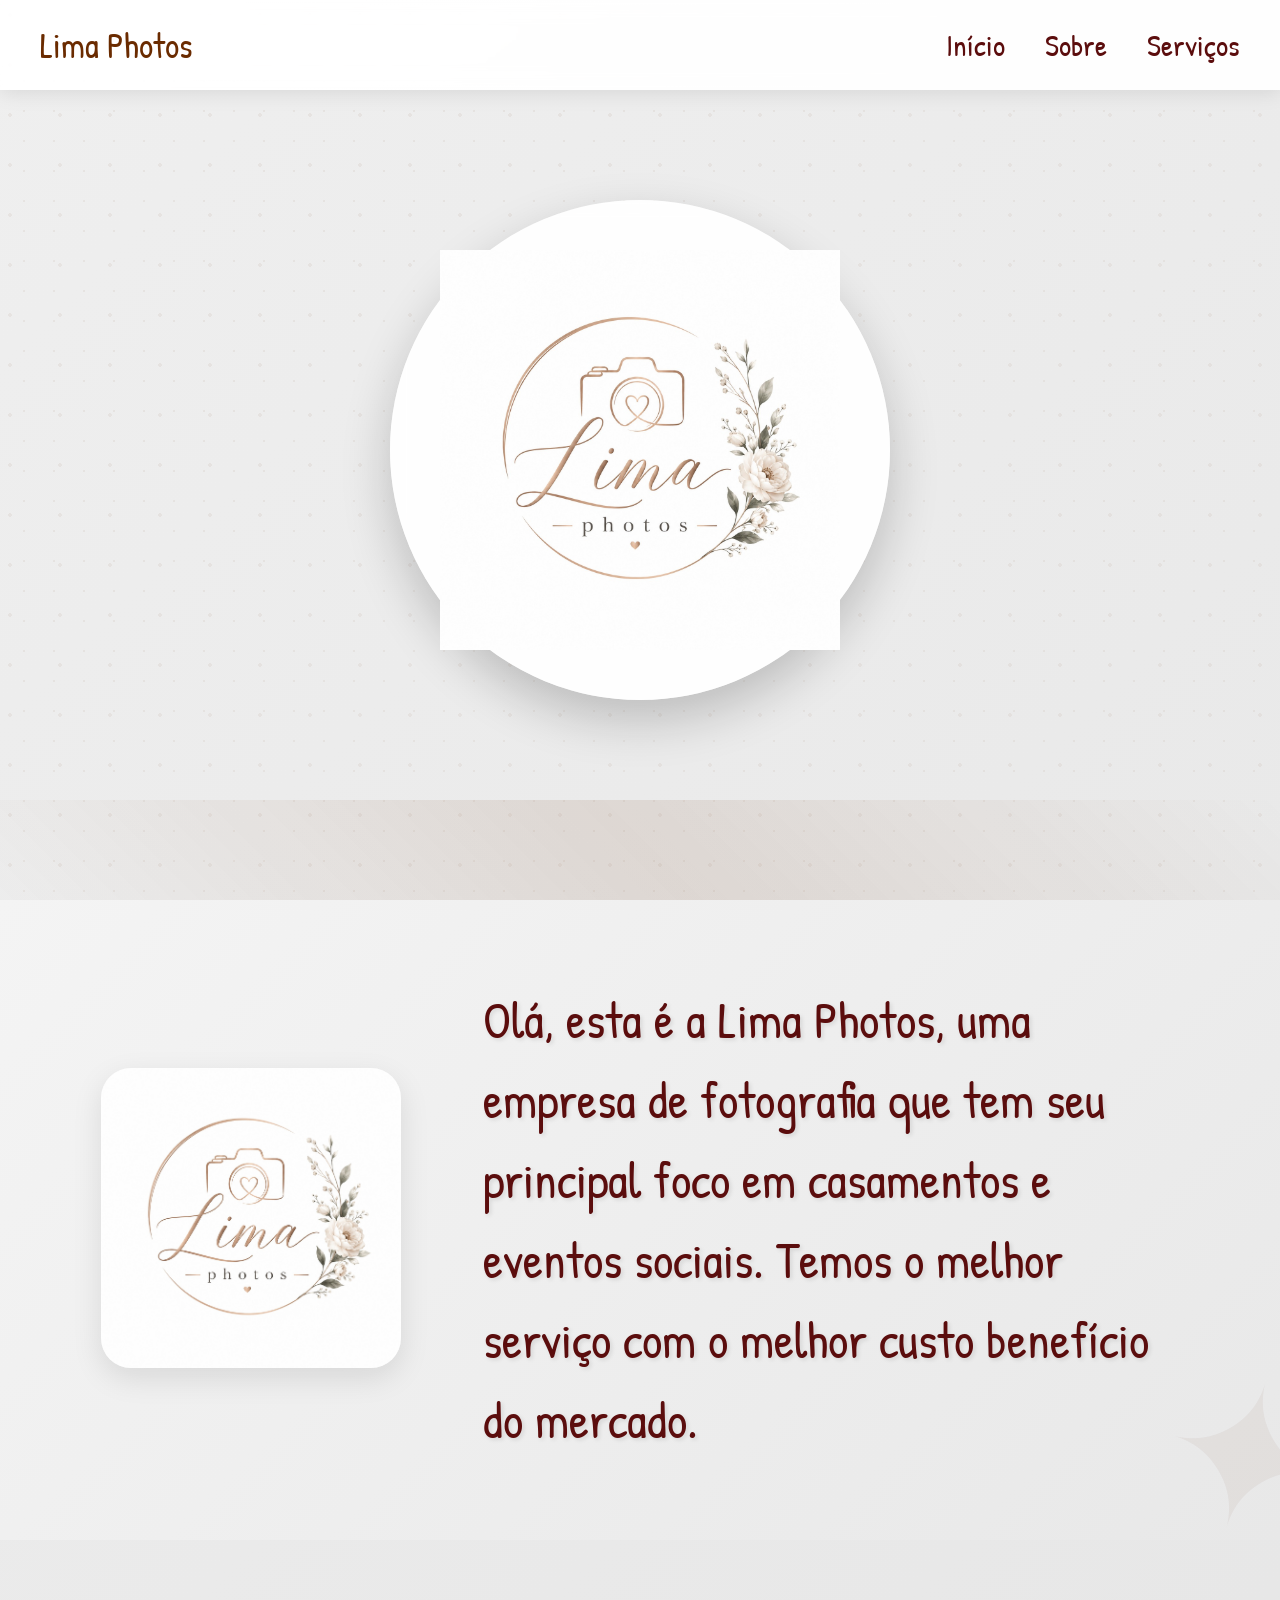
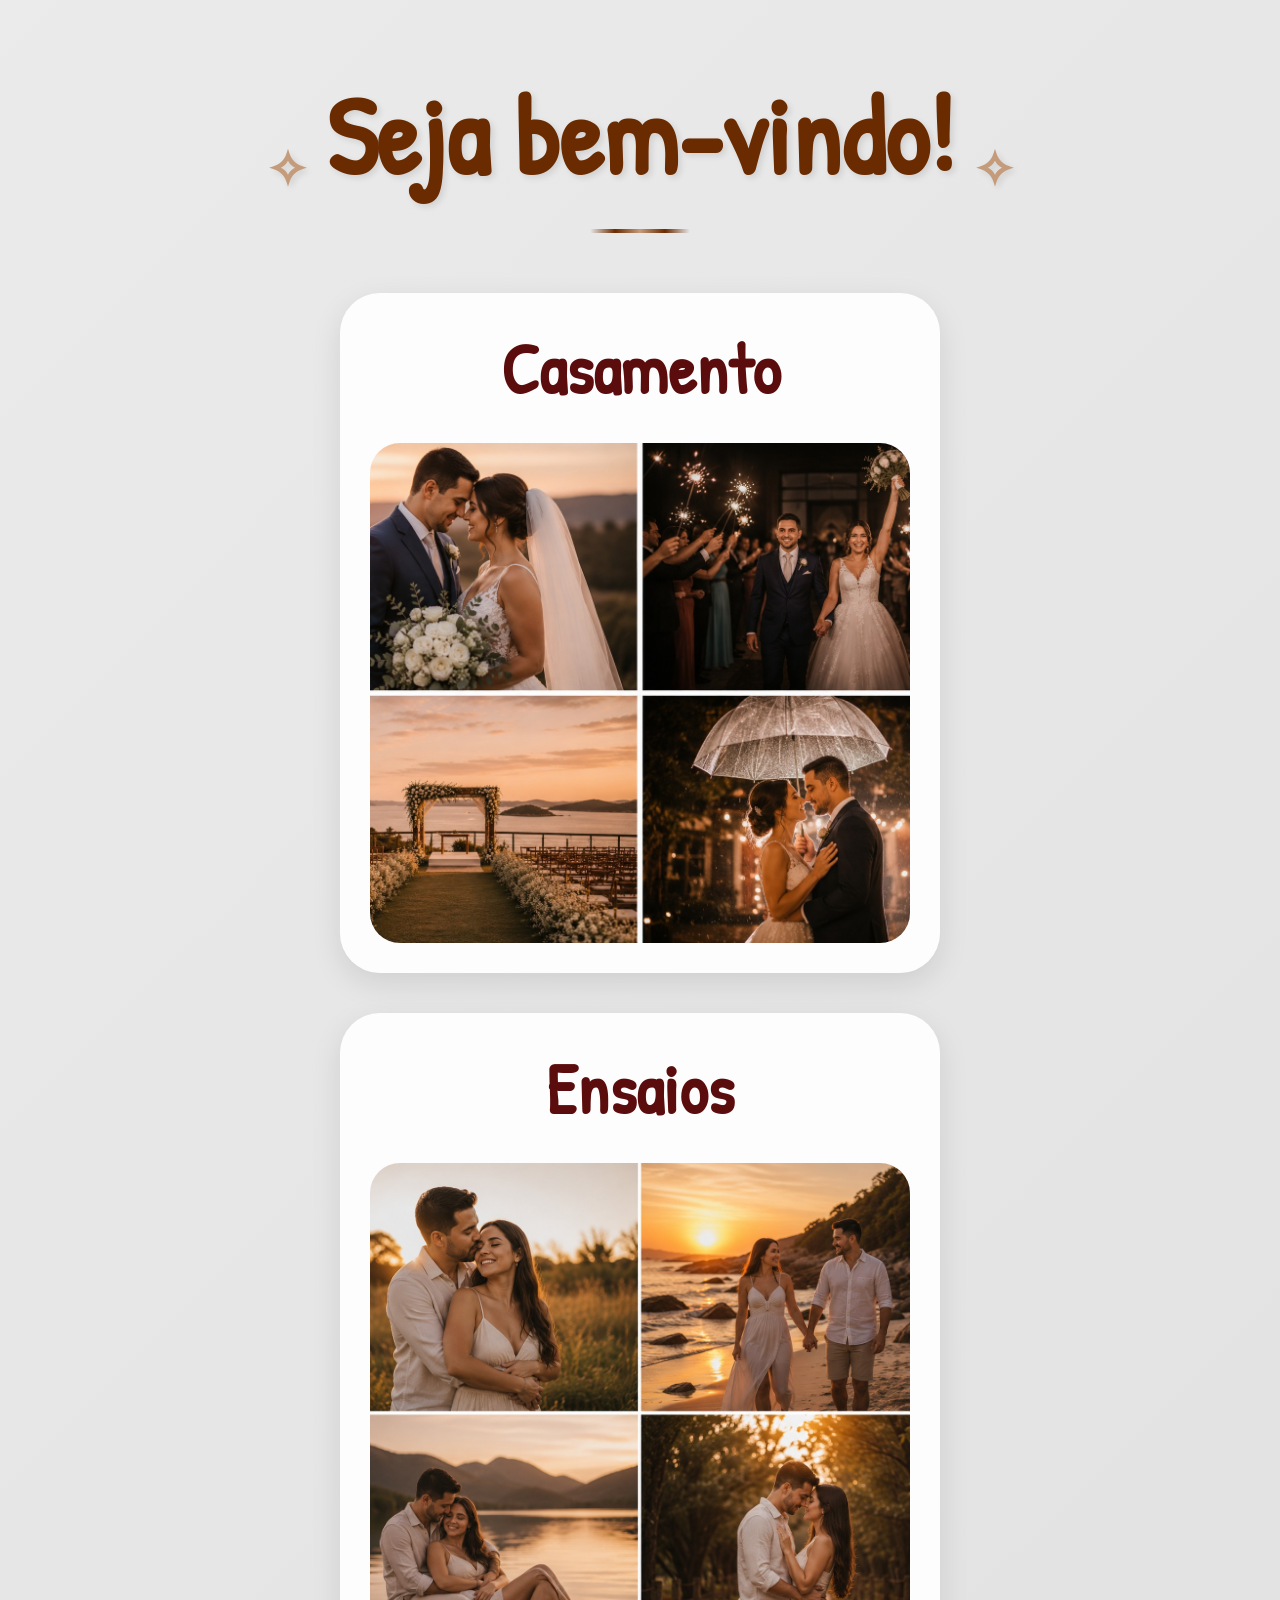
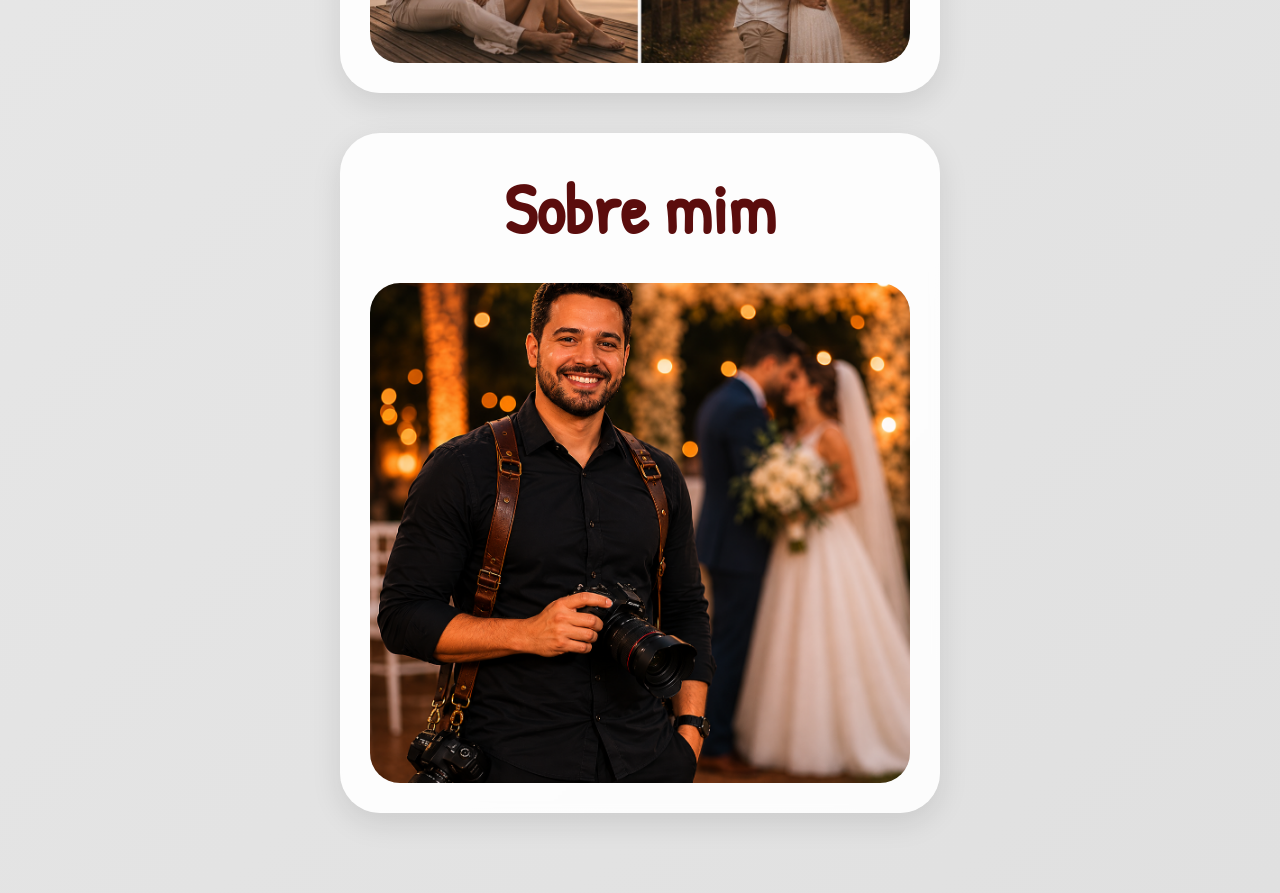
<file: index.html>
<!DOCTYPE html>
<html lang="pt-br">
<head>
    <meta charset="UTF-8">
    <meta name="viewport" content="width=device-width, initial-scale=1.0">

    <title>Lima Photos</title>

    <!-- CSS -->
    <link rel="stylesheet" href="style.css">

    <!-- FONTE -->
    <link href="https://fonts.googleapis.com/css2?family=Patrick+Hand&display=swap" rel="stylesheet">
</head>

<body>

    <!-- MENU -->

    <header>

        <div class="logo-menu">
            Lima Photos
        </div>

        <nav>

            <ul class="menu">

                <li>
                    <a href="#inicio">Início</a>
                </li>

                <li>
                    <a href="#sobre">Sobre</a>
                </li>

                <li>
                    <a href="#servicos">Serviços</a>
                </li>

            </ul>

        </nav>

        <!-- MENU MOBILE -->

        <div class="menu-mobile" id="menu-mobile">
            ☰
        </div>

    </header>


    <!-- TELA INICIAL -->

    <section class="inicio" id="inicio">

        <div class="logo-box">

            <img src="img/logo.jpeg" alt="Logo Lima Photos">

        </div>

    </section>


    <!-- SOBRE -->

    <section class="sobre" id="sobre">

        <div class="logo-topo">

            <img src="img/logo.jpeg" alt="Logo">

        </div>

        <div class="texto-sobre">

            <p>
                Olá, esta é a Lima Photos, uma empresa de fotografia
                que tem seu principal foco em casamentos e eventos
                sociais. Temos o melhor serviço com o melhor custo
                benefício do mercado.
            </p>

        </div>

    </section>


    <!-- SERVIÇOS -->

    <section class="servicos" id="servicos">

        <div class="titulo">

            <h1>
                Seja bem-vindo!
            </h1>

            <hr>

        </div>


        <div class="cards">

            <!-- CARD 1 -->

            <div class="card">

                <a href="casamento.html">
                    <h2>Casamento</h2>
                </a>

                <img src="img/casamento.jpeg" alt="Casamento">

            </div>


            <!-- CARD 2 -->

            <div class="card">

                <a href="ensaio.html">
                    <h2>Ensaios</h2>
                </a>
                
                <img src="img/ensaio.jpeg" alt="Casamento">

            </div>


            <!-- CARD 3 -->

            <div class="card">

                <a href="sobremim.html">
                    <h2>Sobre mim</h2>
                </a>

                <img src="img/rafael.png" alt="Casamento">

            </div>

        </div>

    </section>


    <!-- JAVASCRIPT -->

    <script src="script.js"></script>

</body>
</html>
</file>
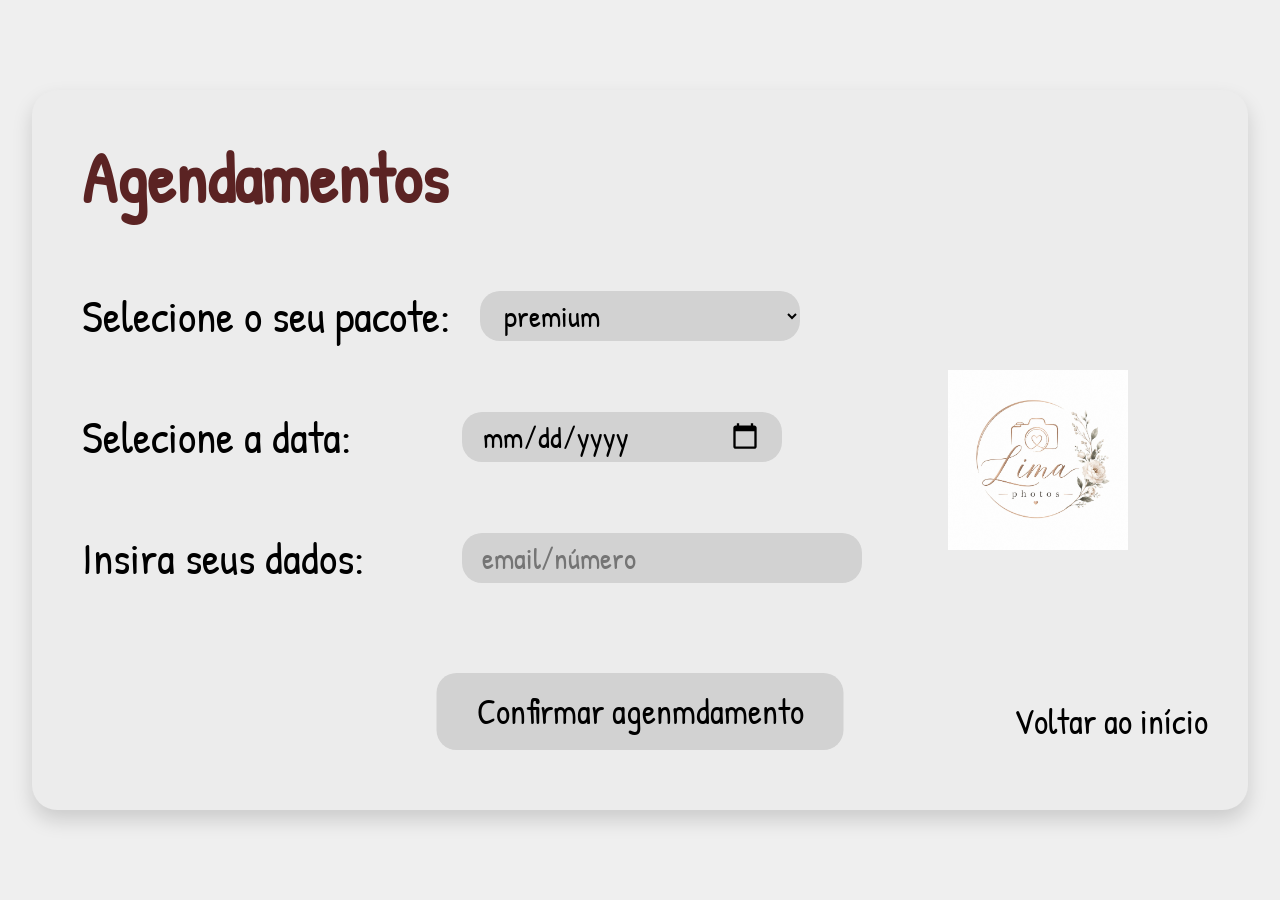
<file: agendar.html>
<!DOCTYPE html>
<html lang="pt-BR">
<head>
    <meta charset="UTF-8">
    <meta name="viewport" content="width=device-width, initial-scale=1.0">
    <title>Agendamentos</title>

    <link rel="stylesheet" href="agendar.css">

    <link href="https://fonts.googleapis.com/css2?family=Patrick+Hand&display=swap" rel="stylesheet">
</head>
<body>

    <div class="container">

        <h1>Agendamentos</h1>

        <div class="linha">
            <label>Selecione o seu pacote:</label>

            <select class="pacote">
                <option>premium</option>
                <option>comum</option>
            </select>
        </div>

        <div class="linha">
            <label>Selecione a data:</label>

            <input type="date" class="data">
        </div>

        <div class="linha">
            <label>Insira seus dados:</label>

            <input type="text" class="dados" placeholder="email/número">
        </div>

        <div class="logo">
            <img src="img/logo.jpeg" alt="Logo">
        </div>

        <a href="index.html" class="btn-confirmar">
            Confirmar agenmdamento
        </a>

        <a href="index.html" class="voltar">
            Voltar ao início
        </a>

    </div>

</body>
</html>
</file>
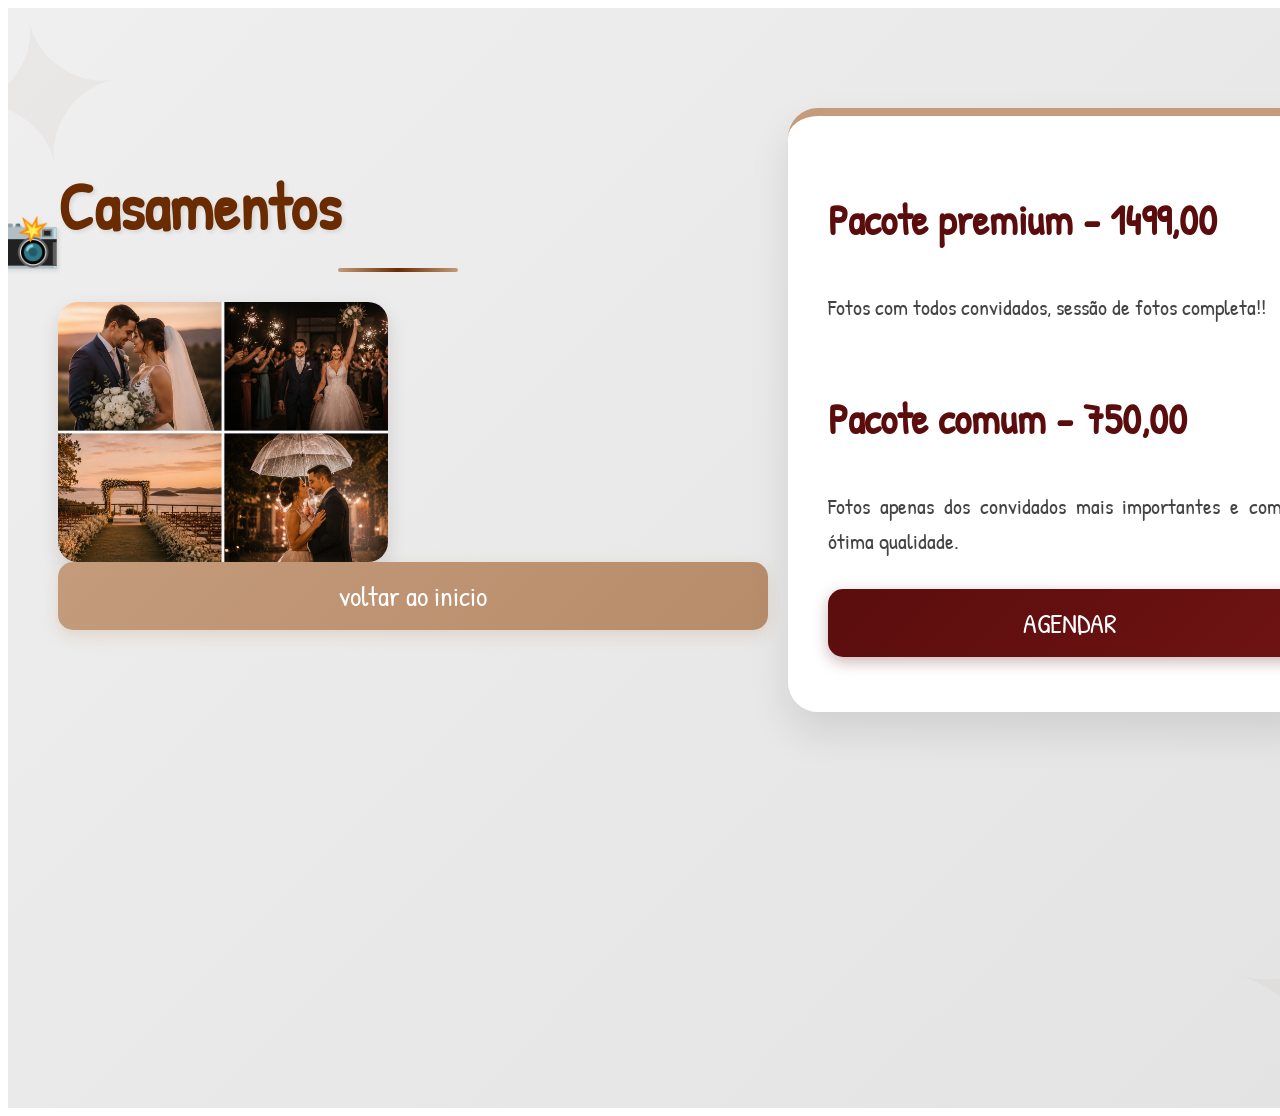
<file: casamento.html>
<!DOCTYPE html>
<html lang="pt-br">
<head>
    <meta charset="UTF-8">
    <meta name="viewport" content="width=device-width, initial-scale=1.0">
    <title>Casamentos - Lima Photos</title>

    <link rel="stylesheet" href="style2.css">
    <link href="https://fonts.googleapis.com/css2?family=Patrick+Hand&display=swap" rel="stylesheet">
</head>
<body>

<section class="pagina-servico">

    <div class="conteudo-servico">

        <div class="galeria">
            <h1>Casamentos</h1>
            <hr>

            <div class="grid-fotos">
                <img src="img/casamento.jpeg">
            </div>

            <a href="index.html" class="btn-voltar">
                voltar ao inicio
            </a>
        </div>

        <div class="texto-pacote">
            <h2>Pacote premium - 1499,00</h2>

            <p>
                Fotos com todos convidados, sessão de fotos completa!!
            </p>

            <h2>Pacote comum - 750,00</h2>

            <p>
                Fotos apenas dos convidados mais importantes e com ótima qualidade.
            </p>

            <a href="agendar.html" class="btn-agendar">
                AGENDAR
            </a>
        </div>

    </div>

</section>

</body>
</html>
</file>
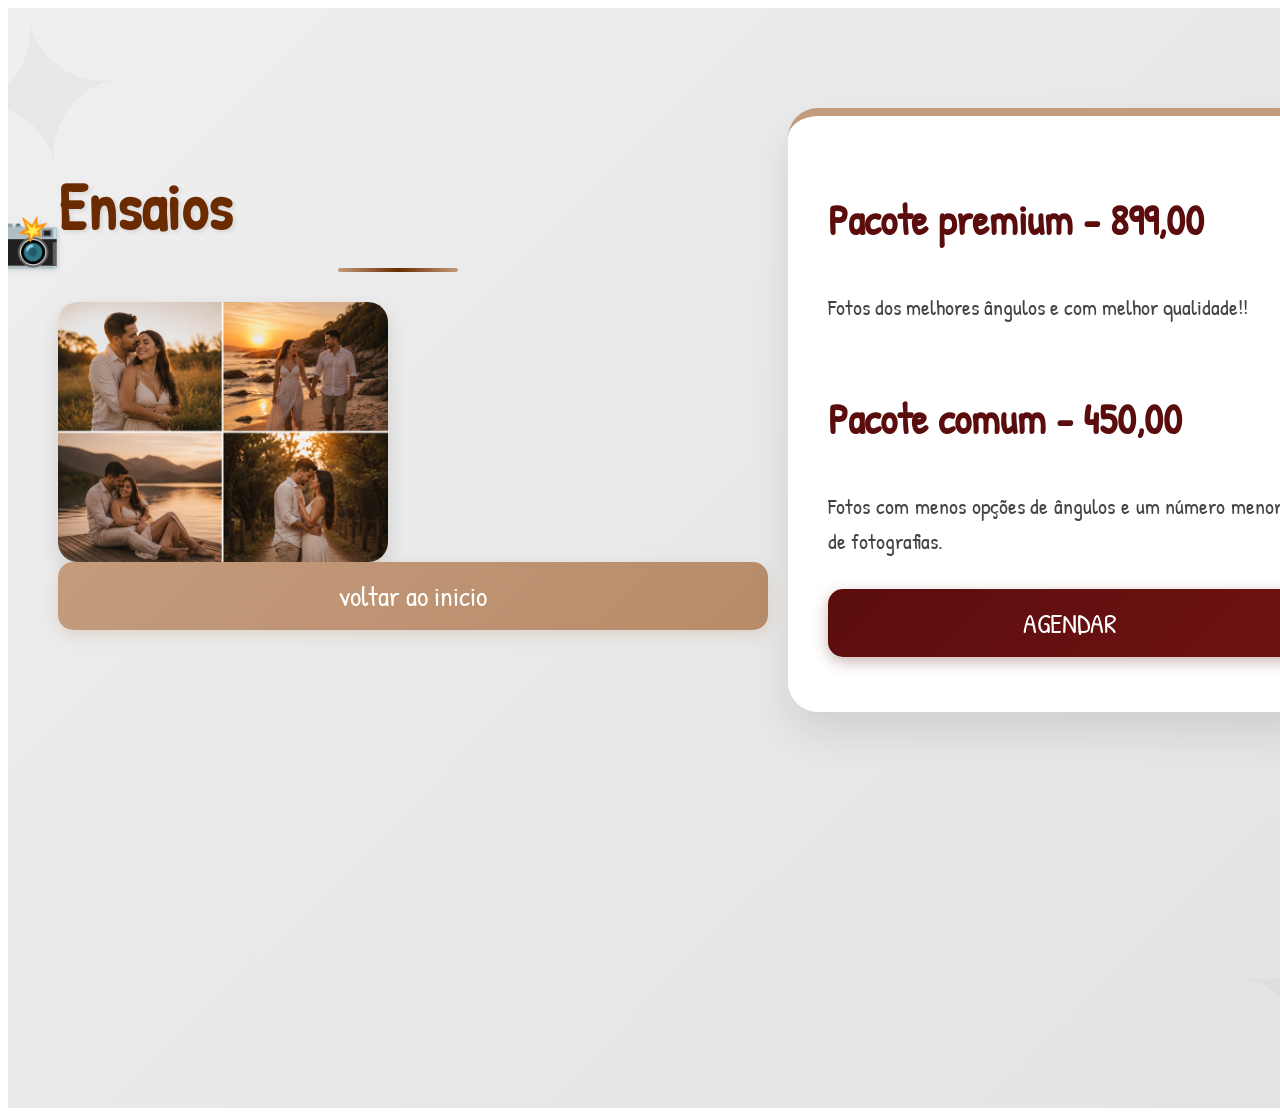
<file: ensaio.html>
<!DOCTYPE html>
<html lang="pt-br">
<head>
    <meta charset="UTF-8">
    <meta name="viewport" content="width=device-width, initial-scale=1.0">
    <title>Ensaios - Lima Photos</title>

    <link rel="stylesheet" href="style2.css">
    <link href="https://fonts.googleapis.com/css2?family=Patrick+Hand&display=swap" rel="stylesheet">
</head>
<body>

<section class="pagina-servico">

    <div class="conteudo-servico">

        <div class="galeria">
            <h1>Ensaios</h1>
            <hr>

            <div class="grid-fotos">
                <img src="img/ensaio.jpeg">
            </div>

            <a href="index.html" class="btn-voltar">
                voltar ao inicio
            </a>
        </div>

        <div class="texto-pacote">
            <h2>Pacote premium - 899,00</h2>

            <p>
                Fotos dos melhores ângulos e com melhor qualidade!!
            </p>

            <h2>Pacote comum - 450,00</h2>

            <p>
                Fotos com menos opções de ângulos e um número menor de fotografias.
            </p>

            <a href="agendar.html" class="btn-agendar">
                AGENDAR
            </a>
        </div>

    </div>

</section>

</body>
</html>
</file>
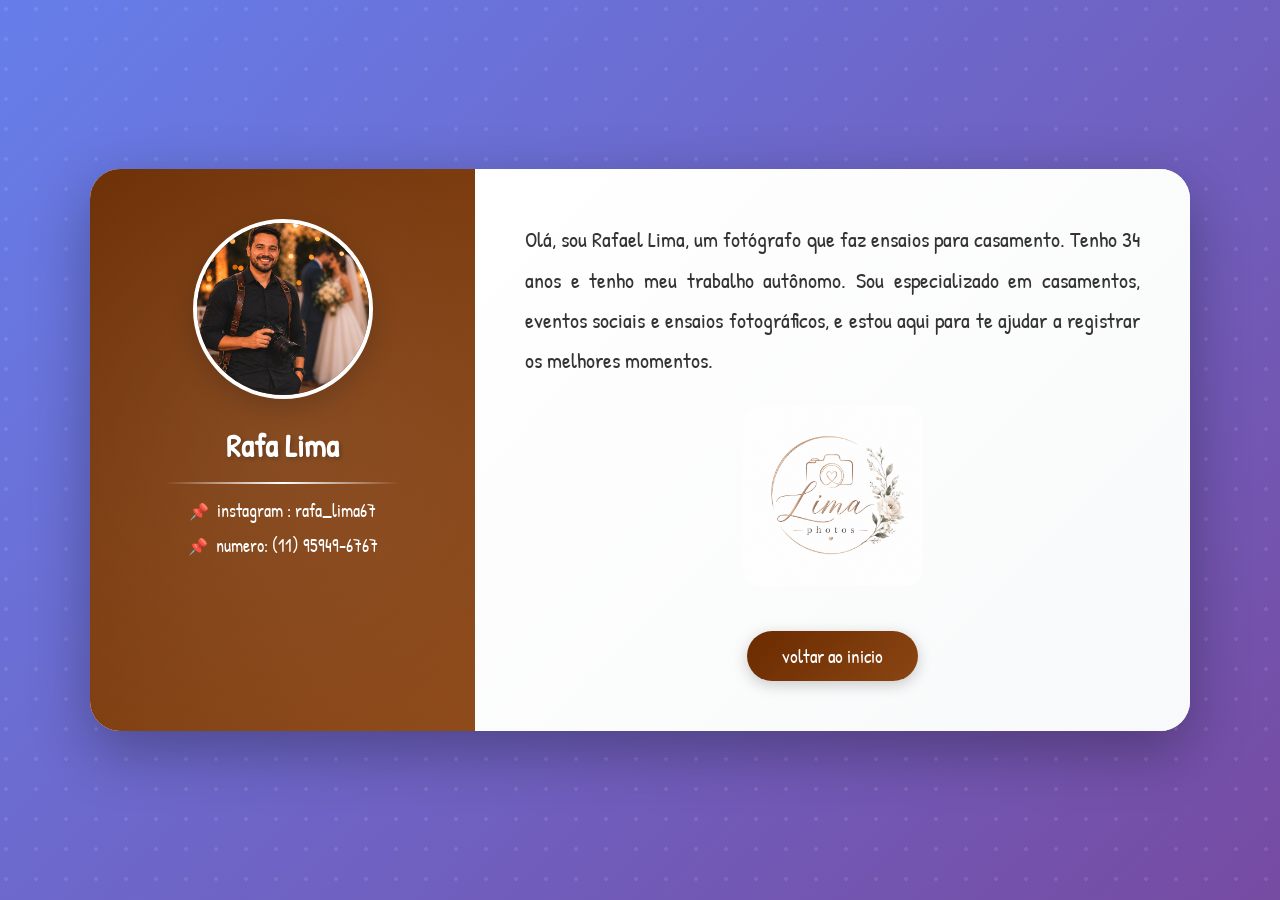
<file: sobremim.html>
<!DOCTYPE html>
<html lang="pt-br">
<head>
    <meta charset="UTF-8">
    <meta name="viewport" content="width=device-width, initial-scale=1.0">
    <title>Sobre Mim - Lima Photos</title>

    <link rel="stylesheet" href="sobre.css">
    <link href="https://fonts.googleapis.com/css2?family=Patrick+Hand&display=swap" rel="stylesheet">
</head>
<body>

<section class="sobre-mim-page">

    <div class="sobre-container">

        <div class="perfil">
            <img src="img/rafael.png" alt="Fotógrafo">

            <h2>Rafa Lima</h2>
            <hr>

            <p>instagram : rafa_lima67</p>
            <p>numero: (11) 95949-6767</p>
        </div>

        <div class="descricao">
            <p>
                Olá, sou Rafael Lima, um fotógrafo que faz ensaios para casamento.
                Tenho 34 anos e tenho meu trabalho autônomo.
                Sou especializado em casamentos, eventos sociais e ensaios fotográficos,
                e estou aqui para te ajudar a registrar os melhores momentos.
            </p>

            <img src="img/logo.jpeg" alt="Logo Lima Photos">

            <a href="index.html" class="btn-voltar">
                voltar ao inicio
            </a>
        </div>

    </div>

</section>

</body>
</html>
</file>
<file: style.css>
/* RESET */
* {
    margin: 0;
    padding: 0;
    box-sizing: border-box;
}

/* SCROLL */
html {
    scroll-behavior: smooth;
}

/* SCROLLBAR PERSONALIZADA */
::-webkit-scrollbar {
    width: 12px;
}

::-webkit-scrollbar-track {
    background: #efefef;
    border-radius: 10px;
}

::-webkit-scrollbar-thumb {
    background: linear-gradient(135deg, #6a2b00, #c49b7b);
    border-radius: 10px;
    transition: 0.3s;
}

::-webkit-scrollbar-thumb:hover {
    background: linear-gradient(135deg, #5b0d0d, #a0785a);
}

/* BODY */
body {
    background: linear-gradient(135deg, #efefef 0%, #e0e0e0 100%);
    font-family: 'Patrick Hand', cursive;
    overflow-x: hidden;
    position: relative;
}

/* EFEITO DE FUNDO ANIMADO */
body::before {
    content: '';
    position: fixed;
    top: 0;
    left: 0;
    width: 100%;
    height: 100%;
    background-image: 
        radial-gradient(circle at 20% 30%, rgba(106, 43, 0, 0.05) 2px, transparent 2px),
        radial-gradient(circle at 80% 70%, rgba(106, 43, 0, 0.05) 1px, transparent 1px);
    background-size: 50px 50px, 30px 30px;
    pointer-events: none;
    z-index: 0;
}

/* =========================
HEADER
========================= */
header {
    width: 100%;
    height: 90px;
    background: rgba(255, 255, 255, 0.95);
    backdrop-filter: blur(10px);
    display: flex;
    justify-content: space-between;
    align-items: center;
    padding: 0 40px;
    position: fixed;
    top: 0;
    left: 0;
    z-index: 999;
    box-shadow: 0 2px 20px rgba(0, 0, 0, 0.1);
    transition: all 0.3s ease;
}

header.scrolled {
    height: 70px;
    background: rgba(255, 255, 255, 0.98);
    box-shadow: 0 5px 30px rgba(0, 0, 0, 0.15);
}

/* LOGO */
.logo-menu {
    font-size: 35px;
    color: #6a2b00;
    text-decoration: none;
    transition: all 0.3s ease;
    position: relative;
    overflow: hidden;
}

.logo-menu::after {
    content: '';
    position: absolute;
    bottom: 0;
    left: 0;
    width: 0;
    height: 2px;
    background: linear-gradient(90deg, #6a2b00, #c49b7b);
    transition: width 0.3s ease;
}

.logo-menu:hover {
    transform: scale(1.05);
    color: #c49b7b;
}

.logo-menu:hover::after {
    width: 100%;
}

/* MENU */
.menu {
    display: flex;
    gap: 40px;
    list-style: none;
}

.menu a {
    text-decoration: none;
    color: #5b0d0d;
    font-size: 30px;
    transition: all 0.3s ease;
    position: relative;
    padding-bottom: 5px;
}

.menu a::before {
    content: '';
    position: absolute;
    bottom: 0;
    left: 50%;
    width: 0;
    height: 3px;
    background: linear-gradient(90deg, #6a2b00, #c49b7b);
    transition: all 0.3s ease;
    transform: translateX(-50%);
}

.menu a:hover {
    color: #c49b7b;
    transform: translateY(-2px);
}

.menu a:hover::before {
    width: 100%;
}

/* MENU MOBILE */
.menu-mobile {
    display: none;
    font-size: 40px;
    cursor: pointer;
    transition: all 0.3s ease;
    color: #6a2b00;
}

.menu-mobile:hover {
    transform: rotate(90deg);
    color: #c49b7b;
}

/* =========================
INICIO
========================= */
.inicio {
    width: 100%;
    height: 100vh;
    display: flex;
    justify-content: center;
    align-items: center;
    position: relative;
    overflow: hidden;
}

/* EFEITO DE ONDA NO FUNDO */
.inicio::before {
    content: '';
    position: absolute;
    bottom: 0;
    left: 0;
    width: 100%;
    height: 100px;
    background: linear-gradient(45deg, transparent, rgba(106, 43, 0, 0.1), transparent);
    pointer-events: none;
}

/* LOGO BOX */
.logo-box {
    width: 500px;
    height: 500px;
    background: rgba(255, 255, 255, 0.95);
    backdrop-filter: blur(10px);
    display: flex;
    justify-content: center;
    align-items: center;
    box-shadow: 0 20px 50px rgba(0, 0, 0, 0.2);
    border-radius: 50%;
    animation: float 3s ease-in-out infinite;
    transition: all 0.3s ease;
}

.logo-box:hover {
    transform: scale(1.02);
    box-shadow: 0 30px 60px rgba(0, 0, 0, 0.3);
}

@keyframes float {
    0%, 100% { transform: translateY(0px); }
    50% { transform: translateY(-20px); }
}

.logo-box img {
    width: 80%;
    animation: pulse 2s ease-in-out infinite;
}

@keyframes pulse {
    0%, 100% { transform: scale(1); }
    50% { transform: scale(1.05); }
}

/* =========================
SOBRE
========================= */
.sobre {
    width: 100%;
    min-height: 500px;
    background: linear-gradient(135deg, #f4f4f4, #e8e8e8);
    display: flex;
    justify-content: space-around;
    align-items: center;
    padding: 80px 60px;
    position: relative;
    overflow: hidden;
}

.sobre::before {
    content: '✦';
    position: absolute;
    font-size: 200px;
    color: rgba(106, 43, 0, 0.05);
    bottom: -50px;
    right: -50px;
    transform: rotate(15deg);
    pointer-events: none;
}

.logo-topo {
    animation: slideInLeft 1s ease;
}

.logo-topo img {
    width: 300px;
    border-radius: 30px;
    transition: all 0.3s ease;
    box-shadow: 0 10px 30px rgba(0, 0, 0, 0.1);
}

.logo-topo img:hover {
    transform: scale(1.05) rotate(2deg);
    box-shadow: 0 15px 40px rgba(0, 0, 0, 0.2);
}

.texto-sobre {
    width: 60%;
    animation: slideInRight 1s ease;
}

.texto-sobre p {
    font-size: 50px;
    line-height: 80px;
    color: #5b0d0d;
    text-shadow: 2px 2px 4px rgba(0, 0, 0, 0.1);
    position: relative;
    display: inline-block;
}

.texto-sobre p::after {
    content: '';
    position: absolute;
    bottom: -10px;
    left: 0;
    width: 0;
    height: 4px;
    background: linear-gradient(90deg, #6a2b00, #c49b7b);
    transition: width 1s ease;
}

.texto-sobre:hover p::after {
    width: 100%;
}

@keyframes slideInLeft {
    from {
        opacity: 0;
        transform: translateX(-100px);
    }
    to {
        opacity: 1;
        transform: translateX(0);
    }
}

@keyframes slideInRight {
    from {
        opacity: 0;
        transform: translateX(100px);
    }
    to {
        opacity: 1;
        transform: translateX(0);
    }
}

/* =========================
SERVIÇOS
========================= */
.servicos {
    width: 100%;
    min-height: 100vh;
    padding: 120px 60px 80px;
    position: relative;
}

/* TITULO */
.titulo {
    text-align: center;
    margin-bottom: 60px;
}

.titulo h1 {
    font-size: 110px;
    color: #6a2b00;
    text-shadow: 3px 3px 6px rgba(0, 0, 0, 0.1);
    animation: fadeInDown 1s ease;
    position: relative;
    display: inline-block;
}

.titulo h1::before {
    content: '✧';
    position: absolute;
    left: -60px;
    top: 50%;
    transform: translateY(-50%);
    font-size: 50px;
    color: #c49b7b;
    opacity: 0;
    animation: fadeInLeft 1s ease 0.5s forwards;
}

.titulo h1::after {
    content: '✧';
    position: absolute;
    right: -60px;
    top: 50%;
    transform: translateY(-50%);
    font-size: 50px;
    color: #c49b7b;
    opacity: 0;
    animation: fadeInRight 1s ease 0.5s forwards;
}

.titulo hr {
    width: 100px;
    margin: 20px auto 0;
    border: none;
    height: 4px;
    background: linear-gradient(90deg, transparent, #6a2b00, #c49b7b, #6a2b00, transparent);
    border-radius: 2px;
    animation: expandWidth 1s ease;
}

@keyframes expandWidth {
    from { width: 0; }
    to { width: 100px; }
}

@keyframes fadeInDown {
    from {
        opacity: 0;
        transform: translateY(-50px);
    }
    to {
        opacity: 1;
        transform: translateY(0);
    }
}

@keyframes fadeInLeft {
    from {
        opacity: 0;
        transform: translateX(-30px);
    }
    to {
        opacity: 1;
        transform: translateX(0);
    }
}

@keyframes fadeInRight {
    from {
        opacity: 0;
        transform: translateX(30px);
    }
    to {
        opacity: 1;
        transform: translateX(0);
    }
}

/* =========================
CARDS
========================= */
.cards {
    display: flex;
    justify-content: center;
    align-items: flex-start;
    gap: 40px;
    flex-wrap: wrap;
}

/* CARD */
.card {
    width: 600px;
    display: flex;
    flex-direction: column;
    align-items: center;
    background: rgba(255, 255, 255, 0.9);
    backdrop-filter: blur(5px);
    border-radius: 40px;
    padding: 30px;
    transition: all 0.4s cubic-bezier(0.175, 0.885, 0.32, 1.275);
    box-shadow: 0 10px 30px rgba(0, 0, 0, 0.1);
}

.card:hover {
    transform: translateY(-15px) scale(1.02);
    box-shadow: 0 20px 50px rgba(106, 43, 0, 0.3);
    background: rgba(255, 255, 255, 0.95);
}

/* LINKS */
.card a {
    text-decoration: none;
    width: 100%;
}

/* TITULOS */
.card h2 {
    font-size: 70px;
    color: #5b0d0d;
    margin-bottom: 30px;
    transition: all 0.3s ease;
    cursor: pointer;
    height: 90px;
    display: flex;
    align-items: center;
    justify-content: center;
    position: relative;
    width: 100%;
}

.card h2::before {
    content: '';
    position: absolute;
    bottom: 0;
    left: 50%;
    width: 0;
    height: 3px;
    background: linear-gradient(90deg, #6a2b00, #c49b7b);
    transition: all 0.3s ease;
    transform: translateX(-50%);
}

.card h2:hover {
    color: #c49b7b;
    transform: scale(1.05);
}

.card h2:hover::before {
    width: 80%;
}

/* GRID DAS FOTOS */
.card-grid {
    width: 100%;
    display: grid;
    grid-template-columns: repeat(2, 1fr);
    gap: 5px;
    position: relative;
}

/* IMAGENS */
.card-grid img,
.card img {
    width: 100%;
    height: 500px;
    object-fit: cover;
    border-radius: 30px;
    transition: all 0.5s cubic-bezier(0.175, 0.885, 0.32, 1.275);
    cursor: pointer;
}

.card-grid img:hover,
.card img:hover {
    transform: scale(1.05);
    box-shadow: 0 10px 30px rgba(0, 0, 0, 0.3);
    filter: brightness(1.05);
}

/* EFEITO DE OVERLAY NAS IMAGENS */
.card-grid {
    position: relative;
    overflow: hidden;
    border-radius: 30px;
}

.card-grid::after {
    content: '🔍';
    position: absolute;
    top: 50%;
    left: 50%;
    transform: translate(-50%, -50%) scale(0);
    font-size: 50px;
    color: white;
    background: rgba(0, 0, 0, 0.6);
    padding: 20px;
    border-radius: 50%;
    transition: all 0.3s ease;
    pointer-events: none;
    z-index: 1;
}

.card-grid:hover::after {
    transform: translate(-50%, -50%) scale(1);
}

/* =========================
BOTÃO VOLTAR AO TOPO
========================= */
.back-to-top {
    position: fixed;
    bottom: 30px;
    right: 30px;
    width: 50px;
    height: 50px;
    background: linear-gradient(135deg, #6a2b00, #c49b7b);
    color: white;
    border-radius: 50%;
    display: flex;
    justify-content: center;
    align-items: center;
    cursor: pointer;
    font-size: 24px;
    transition: all 0.3s ease;
    opacity: 0;
    visibility: hidden;
    z-index: 998;
    box-shadow: 0 5px 15px rgba(0, 0, 0, 0.2);
}

.back-to-top.active {
    opacity: 1;
    visibility: visible;
}

.back-to-top:hover {
    transform: translateY(-5px) scale(1.1);
    box-shadow: 0 8px 25px rgba(0, 0, 0, 0.3);
}

/* =========================
RESPONSIVO
========================= */
@media(max-width: 1100px) {
    .cards {
        flex-direction: column;
        align-items: center;
    }

    .card {
        width: 90%;
    }

    .card h2 {
        font-size: 55px;
    }
}

@media(max-width: 900px) {
    /* HEADER */
    header {
        padding: 0 20px;
    }

    /* MENU MOBILE */
    .menu-mobile {
        display: block;
    }

    nav {
        position: absolute;
        top: 90px;
        right: 0;
        width: 100%;
        background: rgba(255, 255, 255, 0.98);
        backdrop-filter: blur(10px);
        display: none;
        box-shadow: 0 10px 30px rgba(0, 0, 0, 0.1);
        animation: slideDown 0.3s ease;
    }

    nav.active {
        display: block;
    }

    @keyframes slideDown {
        from {
            opacity: 0;
            transform: translateY(-20px);
        }
        to {
            opacity: 1;
            transform: translateY(0);
        }
    }

    .menu {
        flex-direction: column;
        text-align: center;
        padding: 20px 0;
        gap: 20px;
    }

    .menu a {
        font-size: 24px;
        display: inline-block;
    }

    /* SOBRE */
    .sobre {
        flex-direction: column;
        text-align: center;
        gap: 40px;
        padding: 60px 30px;
    }

    .texto-sobre {
        width: 100%;
    }

    .texto-sobre p {
        font-size: 35px;
        line-height: 55px;
    }

    /* TITULO */
    .titulo h1 {
        font-size: 70px;
    }

    .titulo h1::before,
    .titulo h1::after {
        display: none;
    }

    /* LOGO */
    .logo-box {
        width: 90%;
        height: auto;
        padding: 30px;
    }

    .card-grid {
        grid-template-columns: 1fr;
    }

    .card-grid img,
    .card img {
        height: auto;
    }

    /* INICIO */
    .inicio {
        height: auto;
        min-height: 100vh;
        padding: 100px 20px;
    }
}

@media(max-width: 600px) {
    header {
        padding: 0 15px;
    }

    .logo-menu {
        font-size: 28px;
    }

    .menu-mobile {
        font-size: 32px;
    }

    .texto-sobre p {
        font-size: 28px;
        line-height: 45px;
    }

    .titulo h1 {
        font-size: 50px;
    }

    .card h2 {
        font-size: 40px;
        height: 60px;
    }

    .logo-topo img {
        width: 200px;
    }

    .servicos {
        padding: 100px 20px 60px;
    }
}

/* ANIMAÇÃO DE SCROLL REVEL */
.reveal {
    opacity: 0;
    transform: translateY(30px);
    transition: all 0.8s ease;
}

.reveal.active {
    opacity: 1;
    transform: translateY(0);
}

/* CARREGAMENTO DE PÁGINA */
.page-loader {
    position: fixed;
    top: 0;
    left: 0;
    width: 100%;
    height: 100%;
    background: white;
    display: flex;
    justify-content: center;
    align-items: center;
    z-index: 9999;
    transition: opacity 0.5s ease;
}

.page-loader.fade-out {
    opacity: 0;
    pointer-events: none;
}

.loader-spinner {
    width: 50px;
    height: 50px;
    border: 5px solid #efefef;
    border-top: 5px solid #6a2b00;
    border-radius: 50%;
    animation: spin 1s linear infinite;
}

@keyframes spin {
    0% { transform: rotate(0deg); }
    100% { transform: rotate(360deg); }
}
</file>
<file: agendar.css>
/* RESET */

*{
    margin: 0;
    padding: 0;
    box-sizing: border-box;
}

/* BODY */

body{
    background-color: #efefef;
    font-family: 'Patrick Hand', cursive;

    display: flex;
    justify-content: center;
    align-items: center;

    min-height: 100vh;
}

/* CONTAINER */

.container{
    width: 95%;
    max-width: 1280px;
    height: 720px;

    background-color: #ececec;

    border-radius: 25px;

    padding: 40px 50px;

    position: relative;

    box-shadow: 0 10px 20px rgba(0,0,0,0.15);
}

/* TITULO */

.container h1{
    font-size: 70px;
    color: #5b2323;

    margin-bottom: 60px;
}

/* LINHAS */

.linha{
    display: flex;
    align-items: center;

    gap: 30px;

    margin-bottom: 60px;
}

.linha label{
    font-size: 45px;
    min-width: 350px;
}

/* CAMPOS */

select,
input{
    border: none;
    outline: none;

    background-color: #d2d2d2;

    height: 50px;

    border-radius: 20px;

    padding: 0 20px;

    font-family: 'Patrick Hand', cursive;
    font-size: 30px;
}

.pacote{
    width: 320px;
}

.data{
    width: 320px;
}

.dados{
    width: 400px;
}

/* LOGO */

.logo{
    position: absolute;

    right: 120px;
    top: 280px;
}

.logo img{
    width: 180px;
}

/* BOTÃO */

.btn-confirmar{
    position: absolute;

    bottom: 60px;
    left: 50%;

    transform: translateX(-50%);

    background-color: #d2d2d2;

    padding: 15px 40px;

    border-radius: 20px;

    font-size: 35px;
    font-family: 'Patrick Hand', cursive;

    text-decoration: none;
    color: black;

    display: flex;
    align-items: center;
    justify-content: center;

    cursor: pointer;
}

.btn-confirmar:hover{
    opacity: 0.8;
}
.btn-confirmar:hover{
    opacity: .8;
}

/* LINK */

.voltar{
    position: absolute;

    right: 40px;
    bottom: 65px;

    text-decoration: none;

    color: black;

    font-size: 35px;
}
</file>
<file: style2.css>
/* =========================
PÁGINA SERVIÇOS
========================= */

.pagina-servico {
    width: 100%;
    min-height: 100vh;
    background: linear-gradient(135deg, #efefef 0%, #e3e3e3 100%);
    padding: 100px 50px;
    font-family: 'Patrick Hand', cursive;
    position: relative;
    overflow-x: hidden;
}

/* EFEITO DE FUNDO ANIMADO */
.pagina-servico::before {
    content: '✧';
    position: absolute;
    font-size: 300px;
    color: rgba(106, 43, 0, 0.03);
    bottom: -100px;
    right: -100px;
    transform: rotate(15deg);
    pointer-events: none;
    animation: floatBackground 20s ease-in-out infinite;
}

.pagina-servico::after {
    content: '✦';
    position: absolute;
    font-size: 200px;
    color: rgba(106, 43, 0, 0.03);
    top: -50px;
    left: -50px;
    transform: rotate(-10deg);
    pointer-events: none;
    animation: floatBackground 25s ease-in-out infinite reverse;
}

@keyframes floatBackground {
    0%, 100% { transform: translate(0, 0) rotate(15deg); }
    50% { transform: translate(30px, 30px) rotate(20deg); }
}

.conteudo-servico {
    max-width: 1300px;
    margin: 0 auto;
    display: flex;
    gap: 50px;
    align-items: flex-start;
    position: relative;
    z-index: 1;
}

/* =========================
GALERIA
========================= */
.galeria {
    flex: 1.5;
    animation: fadeInLeft 0.8s ease;
}

@keyframes fadeInLeft {
    from {
        opacity: 0;
        transform: translateX(-50px);
    }
    to {
        opacity: 1;
        transform: translateX(0);
    }
}

.galeria h1 {
    font-size: 65px;
    color: #6a2b00;
    margin-bottom: 10px;
    position: relative;
    display: inline-block;
    text-shadow: 2px 2px 4px rgba(0, 0, 0, 0.1);
}

.galeria h1::before {
    content: '📸';
    position: absolute;
    left: -60px;
    top: 50%;
    transform: translateY(-50%);
    font-size: 50px;
    opacity: 0;
    animation: slideInIcon 0.6s ease 0.3s forwards;
}

@keyframes slideInIcon {
    from {
        opacity: 0;
        transform: translateX(-20px);
    }
    to {
        opacity: 1;
        transform: translateX(0);
    }
}

.galeria hr {
    width: 120px;
    height: 4px;
    border: none;
    background: linear-gradient(90deg, #c49b7b, #6a2b00, #c49b7b);
    margin-bottom: 30px;
    border-radius: 2px;
    animation: expandLine 0.8s ease;
}

@keyframes expandLine {
    from { width: 0; opacity: 0; }
    to { width: 120px; opacity: 1; }
}

.grid-fotos {
    display: grid;
    grid-template-columns: repeat(2, 1fr);
    gap: 20px;
}

.grid-fotos img {
    width: 100%;
    height: 260px;
    object-fit: cover;
    border-radius: 20px;
    box-shadow: 0 8px 20px rgba(0, 0, 0, 0.12);
    transition: all 0.4s cubic-bezier(0.175, 0.885, 0.32, 1.275);
    cursor: pointer;
    position: relative;
}

.grid-fotos img:hover {
    transform: scale(1.05) translateY(-5px);
    box-shadow: 0 15px 35px rgba(106, 43, 0, 0.3);
    filter: brightness(1.05);
}

/* EFEITO DE OVERLAY NAS IMAGENS */
.grid-fotos {
    position: relative;
}

.grid-fotos img {
    position: relative;
}

.grid-fotos::after {
    content: '🔍';
    position: absolute;
    top: 50%;
    left: 50%;
    transform: translate(-50%, -50%) scale(0);
    font-size: 40px;
    color: white;
    background: rgba(0, 0, 0, 0.7);
    padding: 15px;
    border-radius: 50%;
    transition: all 0.3s ease;
    pointer-events: none;
    z-index: 10;
    opacity: 0;
}

.grid-fotos:hover::after {
    transform: translate(-50%, -50%) scale(1);
    opacity: 1;
}

/* ANIMAÇÃO DE ENTRADA PARA AS IMAGENS */
.grid-fotos img {
    opacity: 0;
    animation: fadeInUp 0.6s ease forwards;
}

.grid-fotos img:nth-child(1) { animation-delay: 0.1s; }
.grid-fotos img:nth-child(2) { animation-delay: 0.3s; }
.grid-fotos img:nth-child(3) { animation-delay: 0.5s; }
.grid-fotos img:nth-child(4) { animation-delay: 0.7s; }

@keyframes fadeInUp {
    from {
        opacity: 0;
        transform: translateY(30px);
    }
    to {
        opacity: 1;
        transform: translateY(0);
    }
}

/* =========================
PACOTE
========================= */
.texto-pacote {
    flex: 1;
    background: rgba(255, 255, 255, 0.98);
    backdrop-filter: blur(10px);
    padding: 40px;
    border-radius: 30px;
    box-shadow: 0 20px 40px rgba(0, 0, 0, 0.1);
    border-top: 8px solid #c49b7b;
    transition: all 0.4s cubic-bezier(0.175, 0.885, 0.32, 1.275);
    animation: fadeInRight 0.8s ease;
    position: relative;
    overflow: hidden;
}

.texto-pacote::before {
    content: '';
    position: absolute;
    top: 0;
    left: -100%;
    width: 100%;
    height: 100%;
    background: linear-gradient(90deg, transparent, rgba(196, 155, 123, 0.1), transparent);
    transition: left 0.5s ease;
}

.texto-pacote:hover {
    transform: translateY(-10px);
    box-shadow: 0 30px 50px rgba(106, 43, 0, 0.2);
}

.texto-pacote:hover::before {
    left: 100%;
}

@keyframes fadeInRight {
    from {
        opacity: 0;
        transform: translateX(50px);
    }
    to {
        opacity: 1;
        transform: translateX(0);
    }
}

.texto-pacote h2 {
    font-size: 42px;
    color: #5b0d0d;
    margin-bottom: 20px;
    position: relative;
    display: inline-block;
}

.texto-pacote h2::after {
    content: '';
    position: absolute;
    bottom: -5px;
    left: 0;
    width: 0;
    height: 3px;
    background: linear-gradient(90deg, #c49b7b, #6a2b00);
    transition: width 0.4s ease;
}

.texto-pacote:hover h2::after {
    width: 100%;
}

.texto-pacote p {
    font-size: 22px;
    line-height: 1.6;
    color: #444;
    margin-bottom: 30px;
    text-align: justify;
}

/* LISTA DE BENEFÍCIOS */
.lista-beneficios {
    list-style: none;
    margin-bottom: 30px;
    padding: 0;
}

.lista-beneficios li {
    padding: 10px 0;
    font-size: 18px;
    color: #555;
    display: flex;
    align-items: center;
    gap: 10px;
    transition: all 0.3s ease;
}

.lista-beneficios li:hover {
    transform: translateX(5px);
    color: #6a2b00;
}

.lista-beneficios li::before {
    content: '✓';
    color: #c49b7b;
    font-weight: bold;
    font-size: 20px;
}

/* PREÇO */
.preco {
    margin-bottom: 30px;
    text-align: center;
}

.preco .valor {
    font-size: 48px;
    font-weight: bold;
    color: #6a2b00;
    display: inline-block;
    position: relative;
}

.preco .valor::before {
    content: 'R$';
    font-size: 24px;
    position: absolute;
    left: -35px;
    top: 10px;
    color: #c49b7b;
}

.preco .detalhe {
    font-size: 14px;
    color: #888;
    margin-top: 5px;
}

/* =========================
BOTÕES
========================= */
.btn-agendar,
.btn-voltar {
    display: block;
    width: 100%;
    text-align: center;
    padding: 15px;
    margin-bottom: 15px;
    text-decoration: none;
    font-size: 28px;
    border-radius: 15px;
    transition: all 0.3s ease;
    position: relative;
    overflow: hidden;
    border: none;
    cursor: pointer;
}

/* EFEITO DE ONDA NOS BOTÕES */
.btn-agendar::before,
.btn-voltar::before {
    content: '';
    position: absolute;
    top: 50%;
    left: 50%;
    width: 0;
    height: 0;
    border-radius: 50%;
    background: rgba(255, 255, 255, 0.3);
    transform: translate(-50%, -50%);
    transition: width 0.6s, height 0.6s;
}

.btn-agendar:hover::before,
.btn-voltar:hover::before {
    width: 300px;
    height: 300px;
}

/* AGENDAR */
.btn-agendar {
    background: linear-gradient(135deg, #5b0d0d, #6f1313);
    color: white;
    box-shadow: 0 5px 15px rgba(91, 13, 13, 0.3);
}

.btn-agendar:hover {
    background: linear-gradient(135deg, #6f1313, #8b1a1a);
    transform: translateY(-3px);
    box-shadow: 0 8px 25px rgba(91, 13, 13, 0.4);
}

.btn-agendar:active {
    transform: translateY(0);
}

/* VOLTAR */
.btn-voltar {
    background: linear-gradient(135deg, #c49b7b, #b78c6b);
    color: white;
    box-shadow: 0 5px 15px rgba(196, 155, 123, 0.3);
}

.btn-voltar:hover {
    background: linear-gradient(135deg, #b78c6b, #a0785a);
    transform: translateY(-3px);
    box-shadow: 0 8px 25px rgba(196, 155, 123, 0.4);
}

.btn-voltar:active {
    transform: translateY(0);
}

/* BOTÕES EM LINHA */
.botoes-wrapper {
    display: flex;
    gap: 15px;
    margin-top: 20px;
}

.botoes-wrapper .btn-agendar,
.botoes-wrapper .btn-voltar {
    width: 50%;
    margin-bottom: 0;
}

/* =========================
MODAL DE IMAGEM
========================= */
.modal-imagem {
    position: fixed;
    top: 0;
    left: 0;
    width: 100%;
    height: 100%;
    background: rgba(0, 0, 0, 0.9);
    display: flex;
    justify-content: center;
    align-items: center;
    z-index: 2000;
    opacity: 0;
    visibility: hidden;
    transition: all 0.3s ease;
    cursor: pointer;
}

.modal-imagem.active {
    opacity: 1;
    visibility: visible;
}

.modal-imagem img {
    max-width: 90%;
    max-height: 90%;
    border-radius: 20px;
    box-shadow: 0 0 50px rgba(0, 0, 0, 0.5);
    transform: scale(0.8);
    transition: transform 0.3s ease;
}

.modal-imagem.active img {
    transform: scale(1);
}

.modal-fechar {
    position: absolute;
    top: 20px;
    right: 40px;
    font-size: 50px;
    color: white;
    cursor: pointer;
    transition: all 0.3s ease;
}

.modal-fechar:hover {
    transform: rotate(90deg);
    color: #c49b7b;
}

/* =========================
RESPONSIVO
========================= */
@media(max-width: 1100px) {
    .galeria h1 {
        font-size: 55px;
    }

    .texto-pacote h2 {
        font-size: 36px;
    }

    .texto-pacote p {
        font-size: 20px;
    }
}

@media(max-width: 900px) {
    .pagina-servico {
        padding: 100px 30px 50px;
    }

    .conteudo-servico {
        flex-direction: column;
        gap: 40px;
    }

    .grid-fotos {
        grid-template-columns: 1fr;
        gap: 15px;
    }

    .galeria h1 {
        text-align: center;
        font-size: 50px;
    }

    .galeria h1::before {
        display: none;
    }

    .galeria hr {
        margin: 0 auto 30px;
    }

    .texto-pacote {
        width: 100%;
        padding: 30px;
    }

    .botoes-wrapper {
        flex-direction: column;
        gap: 15px;
    }

    .botoes-wrapper .btn-agendar,
    .botoes-wrapper .btn-voltar {
        width: 100%;
    }

    .grid-fotos::after {
        display: none;
    }
}

@media(max-width: 600px) {
    .pagina-servico {
        padding: 90px 20px 40px;
    }

    .galeria h1 {
        font-size: 40px;
    }

    .grid-fotos img {
        height: 220px;
    }

    .texto-pacote {
        padding: 25px;
    }

    .texto-pacote h2 {
        font-size: 30px;
    }

    .texto-pacote p {
        font-size: 18px;
        line-height: 1.5;
    }

    .btn-agendar,
    .btn-voltar {
        font-size: 24px;
        padding: 12px;
    }

    .preco .valor {
        font-size: 38px;
    }

    .preco .valor::before {
        font-size: 20px;
        left: -30px;
        top: 8px;
    }

    .lista-beneficios li {
        font-size: 16px;
    }
}

@media(max-width: 480px) {
    .pagina-servico {
        padding: 80px 15px 30px;
    }

    .galeria h1 {
        font-size: 32px;
    }

    .grid-fotos img {
        height: 180px;
        border-radius: 15px;
    }

    .texto-pacote h2 {
        font-size: 26px;
    }

    .texto-pacote p {
        font-size: 16px;
    }

    .btn-agendar,
    .btn-voltar {
        font-size: 20px;
        padding: 10px;
    }

    .preco .valor {
        font-size: 32px;
    }
}

/* ANIMAÇÕES DE SCROLL */
.reveal {
    opacity: 0;
    transform: translateY(30px);
    transition: all 0.8s ease;
}

.reveal.active {
    opacity: 1;
    transform: translateY(0);
}

/* SKELETON LOADING (OPCIONAL) */
.skeleton {
    background: linear-gradient(90deg, #f0f0f0 25%, #e0e0e0 50%, #f0f0f0 75%);
    background-size: 200% 100%;
    animation: loading 1.5s infinite;
}

@keyframes loading {
    0% { background-position: 200% 0; }
    100% { background-position: -200% 0; }
}
</file>
<file: sobre.css>
/* Reset básico */
* {
    margin: 0;
    padding: 0;
    box-sizing: border-box;
}

body {
    font-family: 'Patrick Hand', cursive;
    background: linear-gradient(135deg, #667eea 0%, #764ba2 100%);
    min-height: 100vh;
    display: flex;
    justify-content: center;
    align-items: center;
    padding: 20px;
    position: relative;
    animation: gradientShift 10s ease infinite;
}

@keyframes gradientShift {
    0% { background: linear-gradient(135deg, #667eea 0%, #764ba2 100%); }
    50% { background: linear-gradient(135deg, #f093fb 0%, #f5576c 100%); }
    100% { background: linear-gradient(135deg, #667eea 0%, #764ba2 100%); }
}

/* Efeito de partículas (opcional) */
body::before {
    content: '';
    position: fixed;
    top: 0;
    left: 0;
    width: 100%;
    height: 100%;
    background-image: radial-gradient(circle at 20% 30%, rgba(255,255,255,0.1) 2px, transparent 2px);
    background-size: 30px 30px;
    pointer-events: none;
    z-index: 0;
}

.sobre-mim-page {
    width: 100%;
    padding: 20px;
    position: relative;
    z-index: 1;
}

.sobre-container {
    max-width: 1100px;
    margin: auto;
    background: white;
    border-radius: 30px;
    overflow: hidden;
    display: flex;
    box-shadow: 0 20px 60px rgba(0,0,0,0.3);
    transition: transform 0.3s ease, box-shadow 0.3s ease;
    backdrop-filter: blur(10px);
}

.sobre-container:hover {
    transform: translateY(-5px);
    box-shadow: 0 30px 70px rgba(0,0,0,0.4);
}

/* Lado esquerdo */
.perfil {
    background: linear-gradient(135deg, #6a2b00, #8b4513);
    color: white;
    width: 35%;
    padding: 50px 25px;
    text-align: center;
    position: relative;
    overflow: hidden;
    transition: all 0.5s ease;
}

.perfil::before {
    content: '';
    position: absolute;
    top: -50%;
    left: -50%;
    width: 200%;
    height: 200%;
    background: radial-gradient(circle, rgba(255,255,255,0.1) 0%, transparent 70%);
    transform: rotate(45deg);
    animation: shine 3s infinite;
}

@keyframes shine {
    0% { transform: translateX(-100%) rotate(45deg); }
    100% { transform: translateX(100%) rotate(45deg); }
}

.perfil img {
    width: 180px;
    height: 180px;
    object-fit: cover;
    border-radius: 50%;
    border: 4px solid #fff;
    box-shadow: 0 10px 25px rgba(0,0,0,0.2);
    margin-bottom: 20px;
    transition: transform 0.3s ease, box-shadow 0.3s ease;
}

.perfil img:hover {
    transform: scale(1.05);
    box-shadow: 0 15px 35px rgba(0,0,0,0.3);
}

.perfil h2 {
    font-size: 2rem;
    margin-bottom: 10px;
    text-shadow: 2px 2px 4px rgba(0,0,0,0.3);
}

.perfil hr {
    width: 70%;
    margin: 15px auto;
    border: none;
    height: 2px;
    background: linear-gradient(90deg, transparent, #fff, transparent);
}

.perfil p {
    font-size: 1.1rem;
    margin: 12px 0;
    display: flex;
    align-items: center;
    justify-content: center;
    gap: 8px;
}

.perfil p::before {
    content: '📌';
    font-size: 1rem;
}

/* Habilidades / Tags */
.habilidades {
    margin-top: 30px;
    display: flex;
    flex-wrap: wrap;
    gap: 10px;
    justify-content: center;
}

.tag {
    background: rgba(255,255,255,0.2);
    backdrop-filter: blur(5px);
    padding: 5px 12px;
    border-radius: 20px;
    font-size: 0.85rem;
    transition: all 0.3s ease;
}

.tag:hover {
    background: rgba(255,255,255,0.4);
    transform: translateY(-2px);
}

/* Lado direito */
.descricao {
    width: 65%;
    padding: 50px;
    display: flex;
    flex-direction: column;
    justify-content: center;
    text-align: center;
    background: linear-gradient(135deg, #fff, #f8f9fa);
    position: relative;
}

.descricao p {
    font-size: 1.4rem;
    color: #333;
    line-height: 1.8;
    margin-bottom: 25px;
    text-align: justify;
}

/* Citação */
.citacao {
    font-style: italic;
    font-size: 1rem !important;
    color: #6a2b00 !important;
    text-align: center !important;
    border-left: 4px solid #6a2b00;
    padding-left: 20px;
    margin: 20px 0;
}

.descricao img {
    width: 180px;
    margin: 0 auto 25px;
    border-radius: 15px;
    transition: all 0.5s ease;
    cursor: pointer;
}

.descricao img:hover {
    transform: scale(1.05) rotate(2deg);
    box-shadow: 0 10px 25px rgba(0,0,0,0.2);
}

/* Botão */
.btn-voltar {
    display: inline-block;
    margin: 20px auto 0;
    padding: 12px 35px;
    background: linear-gradient(135deg, #6a2b00, #8b4513);
    color: white;
    text-decoration: none;
    border-radius: 50px;
    font-size: 1.2rem;
    transition: all 0.3s ease;
    position: relative;
    overflow: hidden;
    border: none;
    cursor: pointer;
    box-shadow: 0 4px 15px rgba(0,0,0,0.2);
}

.btn-voltar::before {
    content: '';
    position: absolute;
    top: 0;
    left: -100%;
    width: 100%;
    height: 100%;
    background: linear-gradient(90deg, transparent, rgba(255,255,255,0.3), transparent);
    transition: left 0.5s;
}

.btn-voltar:hover {
    background: linear-gradient(135deg, #8b4513, #a0522d);
    transform: translateY(-3px);
    box-shadow: 0 8px 25px rgba(0,0,0,0.3);
}

.btn-voltar:hover::before {
    left: 100%;
}

/* Animações de scroll */
@keyframes fadeInUp {
    from {
        opacity: 0;
        transform: translateY(30px);
    }
    to {
        opacity: 1;
        transform: translateY(0);
    }
}

.perfil, .descricao {
    animation: fadeInUp 0.8s ease forwards;
}

.descricao {
    animation-delay: 0.2s;
}

/* Responsividade */
@media (max-width: 768px) {
    .sobre-container {
        flex-direction: column;
        margin: 20px;
    }

    .perfil,
    .descricao {
        width: 100%;
    }

    .perfil {
        padding: 40px 20px;
    }

    .descricao {
        padding: 30px 25px;
    }

    .descricao p {
        font-size: 1.1rem;
        line-height: 1.6;
    }

    .perfil img {
        width: 140px;
        height: 140px;
    }

    .perfil h2 {
        font-size: 1.6rem;
    }
    
    .btn-voltar {
        padding: 10px 25px;
        font-size: 1rem;
    }

    .tag {
        font-size: 0.75rem;
    }
}

@media (max-width: 480px) {
    .sobre-mim-page {
        padding: 10px;
    }
    
    .descricao p {
        font-size: 1rem;
    }
    
    .perfil p {
        font-size: 0.9rem;
    }
    
    .citacao {
        font-size: 0.9rem !important;
    }
}

/* Suporte para dispositivos com hover reduzido (touch) */
@media (hover: hover) {
    .btn-voltar:hover {
        transform: translateY(-3px);
    }
}

/* Dark mode (opcional) */
@media (prefers-color-scheme: dark) {
    body {
        background: linear-gradient(135deg, #1a1a2e, #16213e);
    }
    
    .sobre-container {
        background: #2c2c2c;
    }
    
    .descricao {
        background: linear-gradient(135deg, #2c2c2c, #363636);
    }
    
    .descricao p {
        color: #e0e0e0;
    }
    
    .btn-voltar {
        background: linear-gradient(135deg, #8b4513, #a0522d);
    }
}

/* Efeito de loading skeleton (opcional) */
.loading .perfil,
.loading .descricao {
    opacity: 0;
}

/* Scrollbar personalizada */
::-webkit-scrollbar {
    width: 10px;
}

::-webkit-scrollbar-track {
    background: #f1f1f1;
    border-radius: 10px;
}

::-webkit-scrollbar-thumb {
    background: linear-gradient(135deg, #6a2b00, #8b4513);
    border-radius: 10px;
}

::-webkit-scrollbar-thumb:hover {
    background: #8b4513;
}
</file>
